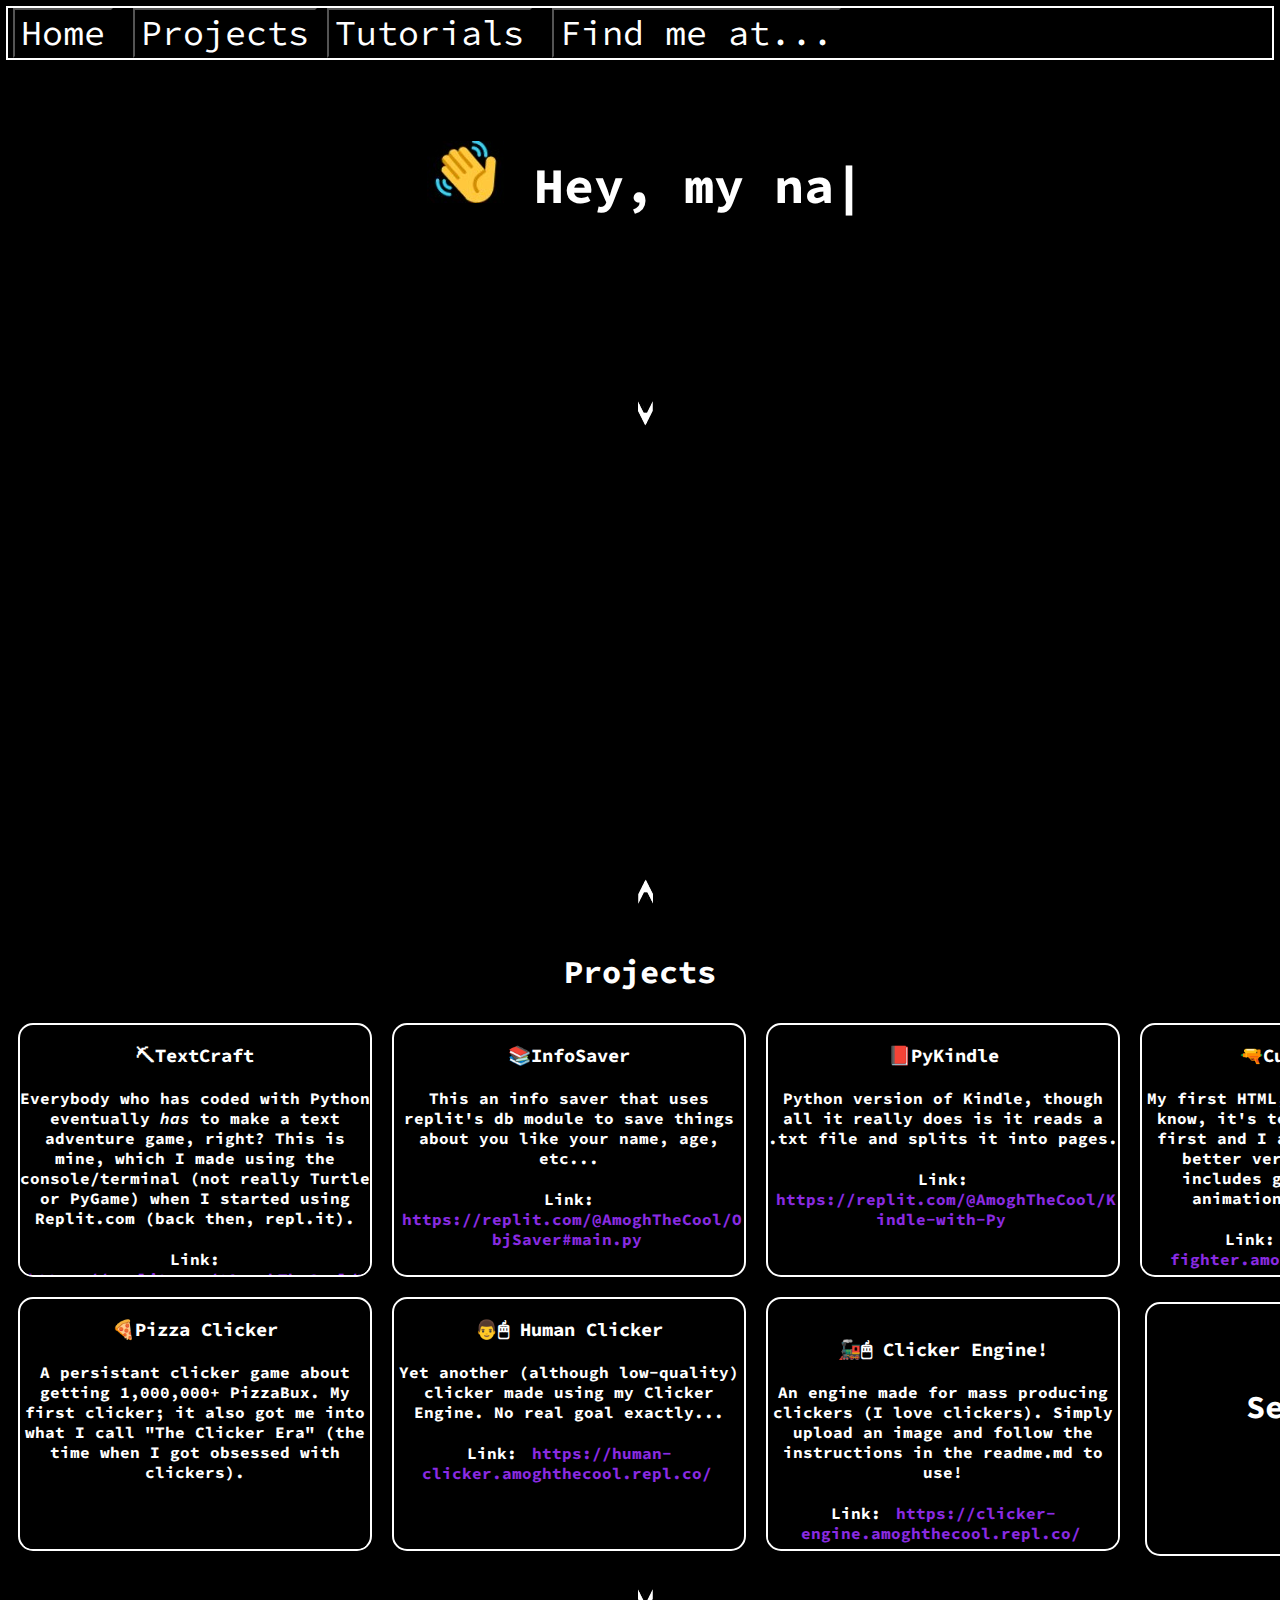
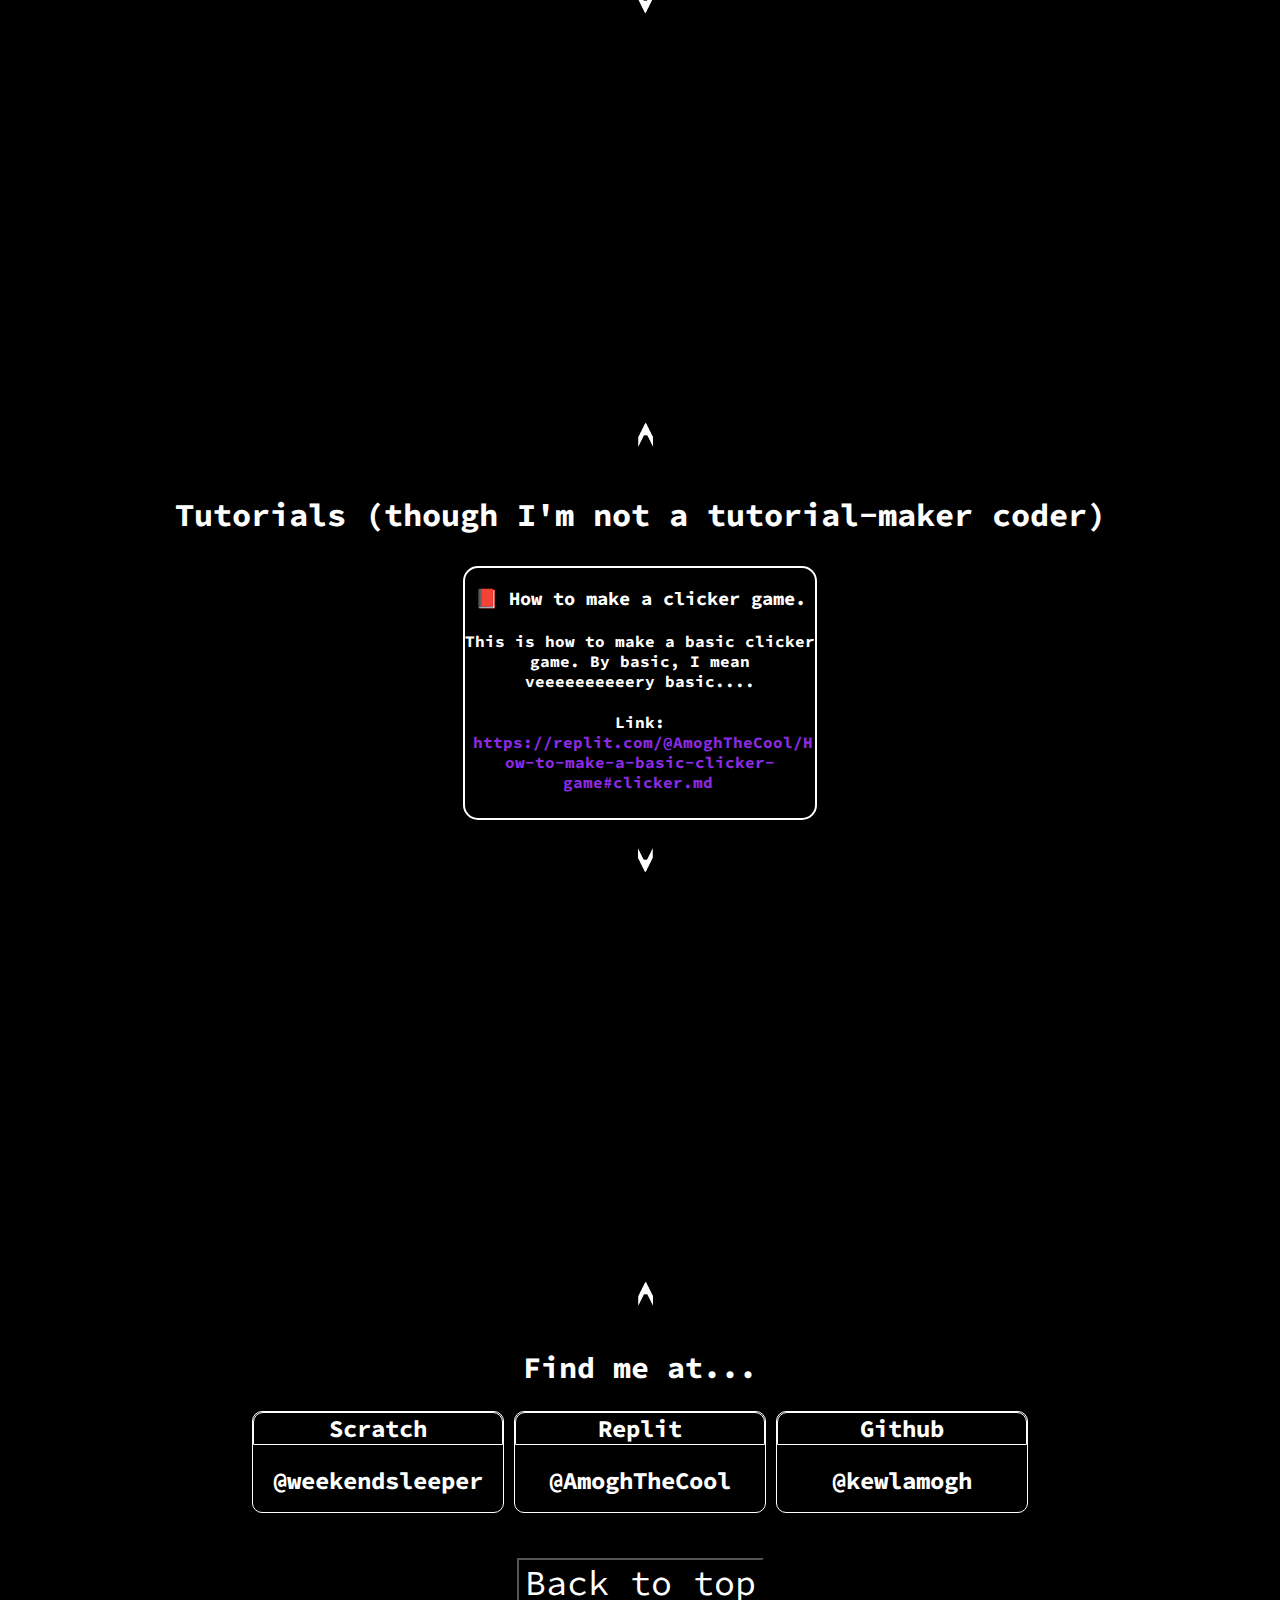
<file: index.html>
<!DOCTYPE html>
<html>

<head>
	<meta charset="utf-8">
	<meta name="viewport" content="width=device-width">
	<title>AmoghTheCool</title>
	<link rel="shortcut icon" href='th.jpeg' />
	<link rel="preconnect" href="https://fonts.googleapis.com">
	<link rel="preconnect" href="https://fonts.gstatic.com" crossorigin>
	<link href="https://fonts.googleapis.com/css2?family=Source+Code+Pro:wght@200&display=swap" rel="stylesheet">
	<link href="style.css" rel="stylesheet" type="text/css" />
</head>

<body>
	<!--Navigation Bar-->
	<div id='navbar'><a href='#navbar'><button>Home</button></a><a href = '#p'> <button>Projects</button></a><a href='#tut'><button>Tutorials</button> </a><a href='#loc'><button>Find me at...</button> </a></div>
  <!--The h1s and h2s that I edit via the script.js.-->
  <h1><br></h1>
    <h1 id = 'myname'></h1>
    <h2 id = 'whatido'></h2>
    <!--A down arrow-->
    <!--Section #1: Projects-->
    <h1><a href = '#p'><img class = 'arrow' class = 'arrow' class = 'arrow' class = 'arrow' class = 'arrow' class = 'arrow' class = 'arrow' class = 'arrow' class = 'arrow' class = 'arrow' class = 'arrow' class = 'arrow' class = 'arrow' class = 'arrow' class = 'arrow' class = 'arrow' class = 'arrow' class = 'arrow' src = 'yeet (1).jpeg' width  = '25' height = '50'> </img><br></div></a>
    <br></h1>
<h1><br></h1><h1><br></h1><h1><br></h1>
<h1><br></h1><h1><br></h1><h1><br></h1>
<a href = '#navbar' id = 'p'><img class = 'uparrow' src = 'yeet (1).jpeg' width  = '25' height = '50'> </img></a>
<h1 >Projects</h1>
    <div class = 'pp'>
    
    <div class="projectContainer"> <!--.projectContainer contains some attrs in the styles.css-->
	<h3>⛏TextCraft</h3>
			<h4>Everybody who has coded with Python eventually <i>has</i> to make a text adventure game, right? This is mine, which I made using the console/terminal (not really Turtle or PyGame) when I started using Replit.com (back then, repl.it).</h4>
  <h4> Link: <a target = '_blank' href = "https://replit.com/@AmoghTheCool/TextCraft-v11#main.py">https://replit.com/@AmoghTheCool/TextCraft-v11#main.py </a>
  </h4>
</div><br>
<div class="projectContainer"> <!--.projectContainer contains some attrs in the styles.css-->
	<h3>📚InfoSaver</h3>
			<h4>This an info saver that uses replit's <code>db</code> module to save things about you like your name, age, etc... </h4>
  <h4> Link: <a target = '_blank' href ="https://replit.com/@AmoghTheCool/ObjSaver#main.py">https://replit.com/@AmoghTheCool/ObjSaver#main.py</a>
  </h4>
</div>
<div class="projectContainer">
	<h3>📕PyKindle</h3>
			<h4>Python version of Kindle, though all it really does is it reads a <code>.txt</code> file and splits it into pages.</h4>
  <h4> Link: <a target = '_blank' href = "https://replit.com/@AmoghTheCool/Kindle-with-Py">https://replit.com/@AmoghTheCool/Kindle-with-Py</a>
  </h4>
</div>
<div class="projectContainer">
	<h3>🔫Cube Fighter</h3>
			<h4>My first <code>HTML, CSS, and JS</code> game. I know, it's terrible, but it's my first and I am making a slightly better version of it (which includes good JS practices, animation frames, etc...)</h4>
  <h4> Link: <a href = "http://cube-fighter.amoghthecool.repl.co/" target = '_blank'>http://cube-fighter.amoghthecool.repl.co/ </a>
  </h4>
</div></div>
<div class = 'pp'>
<div class="projectContainer">
	<h3>🍕Pizza Clicker</h3>
			<h4>A persistant clicker game about getting 1,000,000+ PizzaBux. My first clicker; it also got me into what I call "The Clicker Era" (the time when I got obsessed with clickers).</h4>+
  <h4> Link: <a href = "https://pizza-clicka.amoghthecool.repl.co/" target = '_blank'>https://pizza-clicka.amoghthecool.repl.co/ </a>
  </h4>
</div>
<div class="projectContainer">
	<h3>👨🖱 Human Clicker</h3>
			<h4>Yet another (although low-quality) clicker made using my Clicker Engine. No real goal exactly...</h4>
  <h4> Link: <a href = "https://human-clicker.amoghthecool.repl.co/" target = '_blank'>https://human-clicker.amoghthecool.repl.co/ </a>
  </h4>
</div>
<div class="projectContainer">1
	<h3>🚂🖱 Clicker Engine!</h3>
			<h4>An engine made for mass producing clickers (I love clickers). Simply upload an image and follow the instructions in the <code>readme.md</code> to use!</h4>
  <h4> Link: <a href = "https://clicker-engine.amoghthecool.repl.co/" target = '_blank'>https://clicker-engine.amoghthecool.repl.co/</a>
  </h4>
</div> 
<a href = 'project.html'>
<div class="projectContainer" class = "hiddenlink">
  <h1> <br> </h1>
	<h1 style = 'text-decoration: none'>See All!</h1>
</div> 
</a>
</div></div> <br>
<a href = '#tut'><img class = 'arrow' src = 'yeet (1).jpeg' width  = '25' height = '50'></img></a>

<h1><br></h1><h1><br></h1><h1><br></h1>
<h1><br></h1><h1><br></h1><h1><br></h1>
<a href = '#p' id = 'tut'><img class = 'uparrow' src = 'yeet (1).jpeg' width  = '25' height = '50'> </img></a><br>
<h1>Tutorials (though I'm not a tutorial-maker coder)</h1>
<div class = 'pp'>
<div class="projectContainer">
	<h3>📕 How to make a clicker game.</h3>
			<h4 class = 'hiddenlink'>This is how to make a basic clicker game. By basic, I mean veeeeeeeeeery basic.... </h4>
  <h4> Link: <a target = '_blank' href = "https://replit.com/@AmoghTheCool/How-to-make-a-basic-clicker-game#clicker.md">https://replit.com/@AmoghTheCool/How-to-make-a-basic-clicker-game#clicker.md</a></h4>
</div></div>
<br>
    <a href = '#loc'><img class = 'arrow' class = 'arrow' class = 'arrow' class = 'arrow' class = 'arrow' class = 'arrow' class = 'arrow' class = 'arrow' class = 'arrow' class = 'arrow' class = 'arrow' class = 'arrow' class = 'arrow' class = 'arrow' class = 'arrow' class = 'arrow' class = 'arrow' src = 'yeet (1).jpeg' width  = '25' height = '50'></a></img><br>
<h1><br></h1><h1><br></h1><h1><br></h1>
<h1><br></h1><h1><br></h1><h1><br></h1>
<!-- Find me -->
<a href = '#tut'><img src = 'yeet (1).jpeg' class = 'uparrow' width = '25' height = '50'> </img></a>
<h1 id = 'loc'>Find me at...</h1>
<div class = 'pp'>
<a href = 'https://scratch.mit.edu/users/weekendsleeper/'  class = 'hiddenlink' target = '_blank'>
<div class = 'loc'> 
  <h2 class = 'h2t'>Scratch</h2>
  <h2 class = 'h2'>@weekendsleeper</h2>
</div> <br>
</a>
<a href = 'https://replit.com/@AmoghTheCool/' target = '_blank' class = 'hiddenlink'>
<div class = 'loc' > <!--contains hidden hyperlink class ^ \/-->
  <h2 class = 'h2t'>Replit</h2>
  <h2 class = 'h2'>@AmoghTheCool</h2>
</div>
</a>

<a href = 'https://github.com/kewlamogh' target = '_blank' class = 'hiddenlink'>
<div class = 'loc' > <!--contains hidden hyperlink class ^ \/-->
  <h2 class = 'h2t'>Github</h2>
  <h2 class = 'h2'>@kewlamogh</h2>
</div>
</a>


</div>
  <br> <br>
<a href='#navbar' class = 'hiddenlink' id = 'notmenu'><button>Back to top</button> </a>
  </body> 
  <script src="script.js"></script>
</html>


















<!-- 
Umm, if you are not @AmoghTheCool, you don't have to read this (this isn't src code, just some sorta dictionary of my own to define classes and ids and stuffs like that) unless you are forking this and making your own portfolio site.

-- Boilerplate code --
standard project display:
<div class="projectContainer">
	<h3>Project name</h3>
			<h4>Project description</h4>
  <h4> Link: <a target = '_blank' href = "https://example.com</a></h4>
</div>
down arrow:
<a href = '#sectionheaderid'><img class = 'arrow' class = 'arrow' class = 'arrow' class = 'arrow' class = 'arrow' class = 'arrow' class = 'arrow' class = 'arrow' class = 'arrow' class = 'arrow' class = 'arrow' class = 'arrow' class = 'arrow' class = 'arrow' class = 'arrow' class = 'arrow' class = 'arrow' src = 'yeet.jpeg' width  = '25' height = '50'> </img></div></a>
media link:
<div class = 'loc'> 
  <h2><a class = 'hiddenlink' href = 'https://websitename.com' target="_blank">Platform name</a> - <a href = 'https://websitename.com/yourname' target = '_blank'>@yourusernae</a> <br><h2>
</div>
hyperlink button (be sure to add in #navbar div):
<a href='#elemid'><button>elemname</button></a> 

-- URLs --
python/terminal url for @amoghthecool:
https://replit.com/@AmoghTheCool/projname/mainfile.smth
web url for @AmoghTheCool:
https://website-name.amoghthecool.repl.co

--HTML attributes--
classes:
loc | formatting for account(s) info
hiddenlink | link whose underline and coloring is eliminated/muted via CSS
projectContainer | project description and link container.
arrow | navigation arrow

ids:
#p | projects section
#wip | workinprogress section
#loc | find me at section

JavaScript_functions:
slowType(what: string, htmlelemnttowriteon: HTMLElement, startdelay: Int); 
-->
</file>
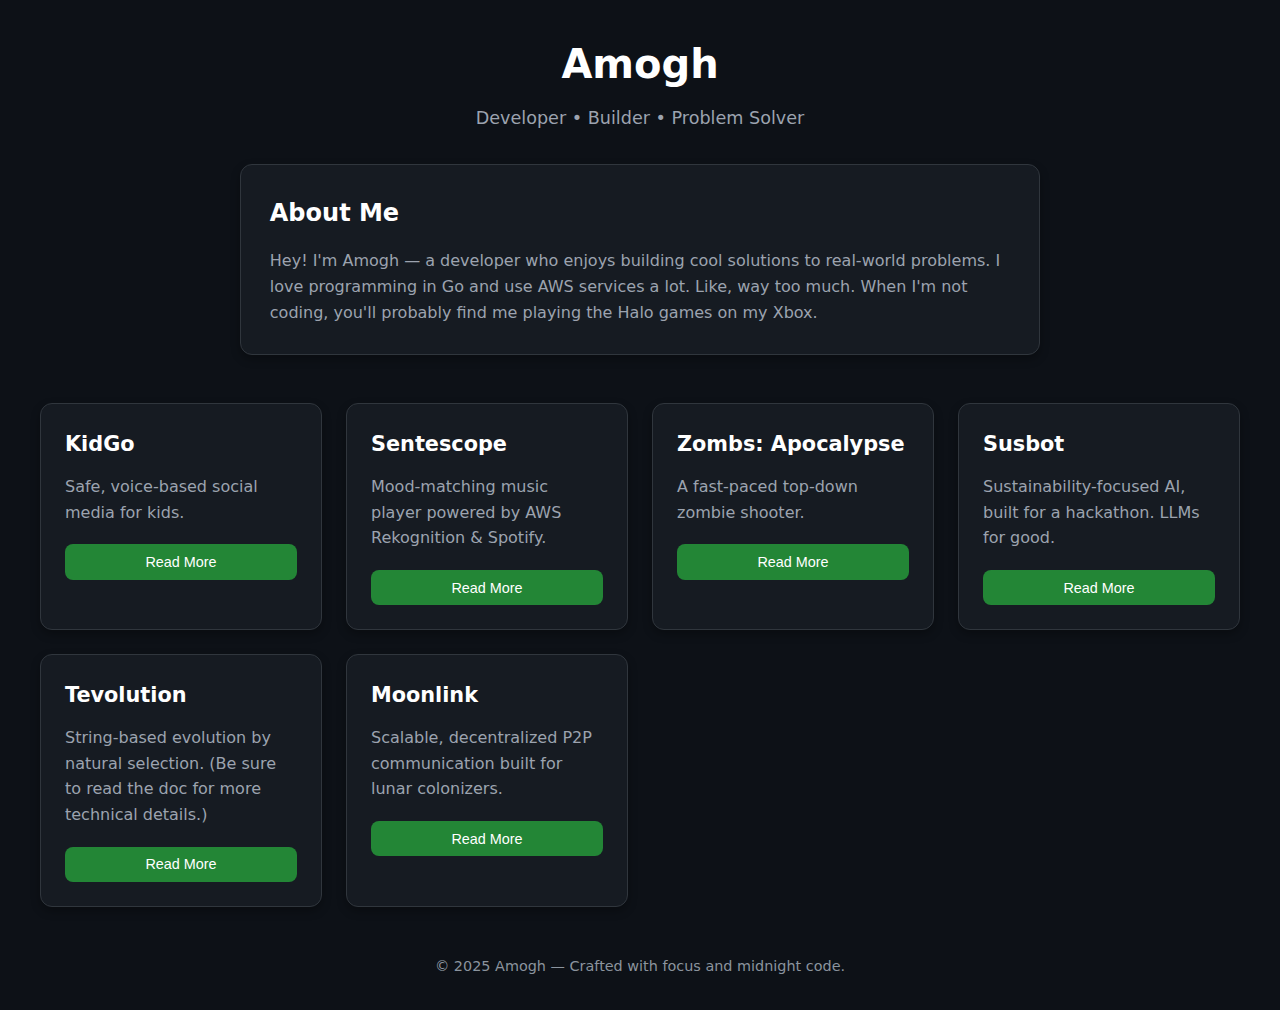
<file: main.html>
<!DOCTYPE html>
<html lang="en">

<head>
    <meta charset="UTF-8" />
    <meta name="viewport" content="width=device-width, initial-scale=1.0" />
    <title>Amogh | Developer Portfolio</title>
    <style>
        /* === Reset & Base Styles === */
        * {
            box-sizing: border-box;
            margin: 0;
            padding: 0;
        }

        body {
            font-family: "Inter", system-ui, sans-serif;
            background: #0d1117;
            color: #e6edf3;
            line-height: 1.6;
            padding: 2rem;
        }

        header {
            text-align: center;
            margin-bottom: 2rem;
        }

        header h1 {
            font-size: 2.5rem;
            margin-bottom: 0.5rem;
            color: #fff;
        }

        header p {
            color: #9ca3af;
            font-size: 1.1rem;
        }

        /* === About Section === */
        .about {
            max-width: 800px;
            margin: 2rem auto 3rem auto;
            background: #161b22;
            border: 1px solid #30363d;
            border-radius: 12px;
            padding: 1.8rem;
            box-shadow: 0 4px 10px rgba(0, 0, 0, 0.3);
        }

        .about h2 {
            font-size: 1.5rem;
            margin-bottom: 1rem;
            color: #fff;
        }

        .about p {
            color: #9ca3af;
            font-size: 1rem;
        }

        /* === Project Grid === */
        .projects {
            display: grid;
            grid-template-columns: repeat(auto-fit, minmax(280px, 1fr));
            gap: 1.5rem;
            max-width: 1200px;
            margin: 0 auto;
        }

        .card {
            background: #161b22;
            border: 1px solid #30363d;
            border-radius: 12px;
            padding: 1.5rem;
            box-shadow: 0 4px 10px rgba(0, 0, 0, 0.3);
            transition: transform 0.2s ease, box-shadow 0.2s ease;
        }

        .card:hover {
            transform: translateY(-4px);
            box-shadow: 0 6px 16px rgba(0, 0, 0, 0.4);
        }

        .card h2 {
            font-size: 1.3rem;
            margin-bottom: 0.8rem;
            color: #fff;
        }

        .card p {
            color: #9ca3af;
            margin-bottom: 1.2rem;
        }

        .buttons {
            display: flex;
            gap: 0.6rem;
        }

        .btn {
            flex: 1;
            text-align: center;
            border: none;
            padding: 0.6rem 0.8rem;
            border-radius: 8px;
            cursor: pointer;
            font-size: 0.9rem;
            transition: background 0.2s ease, transform 0.2s ease;
        }

        .btn-primary {
            background: #238636;
            color: #fff;
        }

        .btn-primary:hover {
            background: #2ea043;
            transform: translateY(-2px);
        }

        .btn-secondary {
            background: #30363d;
            color: #e6edf3;
        }

        .btn-secondary:hover {
            background: #3c444d;
            transform: translateY(-2px);
        }

        footer {
            text-align: center;
            margin-top: 3rem;
            color: #8b949e;
            font-size: 0.9rem;
        }

    </style>
</head>

<body>
    <header>
        <h1>Amogh</h1>
        <p>Developer • Builder • Problem Solver</p>
    </header>

    <section class="about">
        <h2>About Me</h2>
        <p>
            Hey! I'm Amogh — a developer who enjoys building cool solutions to real-world problems.
            I love programming in Go and use AWS services a lot. Like, way too much. When I'm not
            coding, you'll probably find me playing the Halo games on my Xbox.
        </p>
    </section>

    <section class="projects">
        <div class="card">
            <h2>KidGo</h2>
            <p>Safe, voice-based social media for kids.</p>
            <div class="buttons">
                <button class="btn btn-primary" onclick="readMore(1)">Read More</button>
            </div>
        </div>

        <div class="card">
            <h2>Sentescope</h2>
            <p>Mood-matching music player powered by AWS Rekognition & Spotify.</p>
            <div class="buttons">
                <button class="btn btn-primary" onclick="readMore(2)">Read More</button>
            </div>
        </div>

        <div class="card">
            <h2>Zombs: Apocalypse</h2>
            <p>A fast-paced top-down zombie shooter.</p>
            <div class="buttons">
                <button class="btn btn-primary" onclick="readMore(3)">Read More</button>
            </div>
        </div>

        <div class="card">
            <h2>Susbot</h2>
            <p>Sustainability-focused AI, built for a hackathon. LLMs for good.</p>
            <div class="buttons">
                <button class="btn btn-primary" onclick="readMore(4)">Read More</button>
            </div>
        </div>

        <div class="card">
            <h2>Tevolution</h2>
            <p>String-based evolution by natural selection. (Be sure to read the doc for more technical details.) </p>
            <div class="buttons">
                <button class="btn btn-primary" onclick="readMore(5)">Read More</button>
            </div>
        </div>

        <div class="card">
            <h2>Moonlink</h2>
            <p>Scalable, decentralized P2P communication built for lunar colonizers.</p>
            <div class="buttons">
                <button class="btn btn-primary" onclick="readMore(6)">Read More</button>
            </div>
        </div>
    </section>

    <footer>
        © 2025 Amogh — Crafted with focus and midnight code.
    </footer>

    <script>
        function readMore(id) {
            let links = [
                "https://docs.google.com/document/d/1Rue595RAqLyQt8K5I80lQn7Ltqi8WHKIk3c-8rYLWJA/edit?usp=sharing", // kidgo
                "https://docs.google.com/document/d/13f--ufi7JNITwFzC_Ivz9atmRB-xc6OgUCzmm1ifQNI/edit?usp=sharing", // sentescope
                "https://docs.google.com/document/d/1grKSTLIH-uto7sN8xXHrrBVSupWDc_QuUNDmgdHeIkQ/edit?usp=sharing", // zombs
                "https://docs.google.com/document/d/170r1_XJnZTUFkq50q2jyInRDzyKhLA9odHDrbwtMb_I/edit?usp=sharing", // susbot
                "https://docs.google.com/document/d/1WnKJuVQM0q36Yxxe8cTJ0sTjO6Z5LdTLmQe903hSpjc/edit?usp=sharing", // tevolution
                "https://devpost.com/software/moonlink", // moonlink
            ]

            let index = id - 1

            console.log("gang")
            window.open(links[index])
        }
    </script>
</body>

</html>
</file>
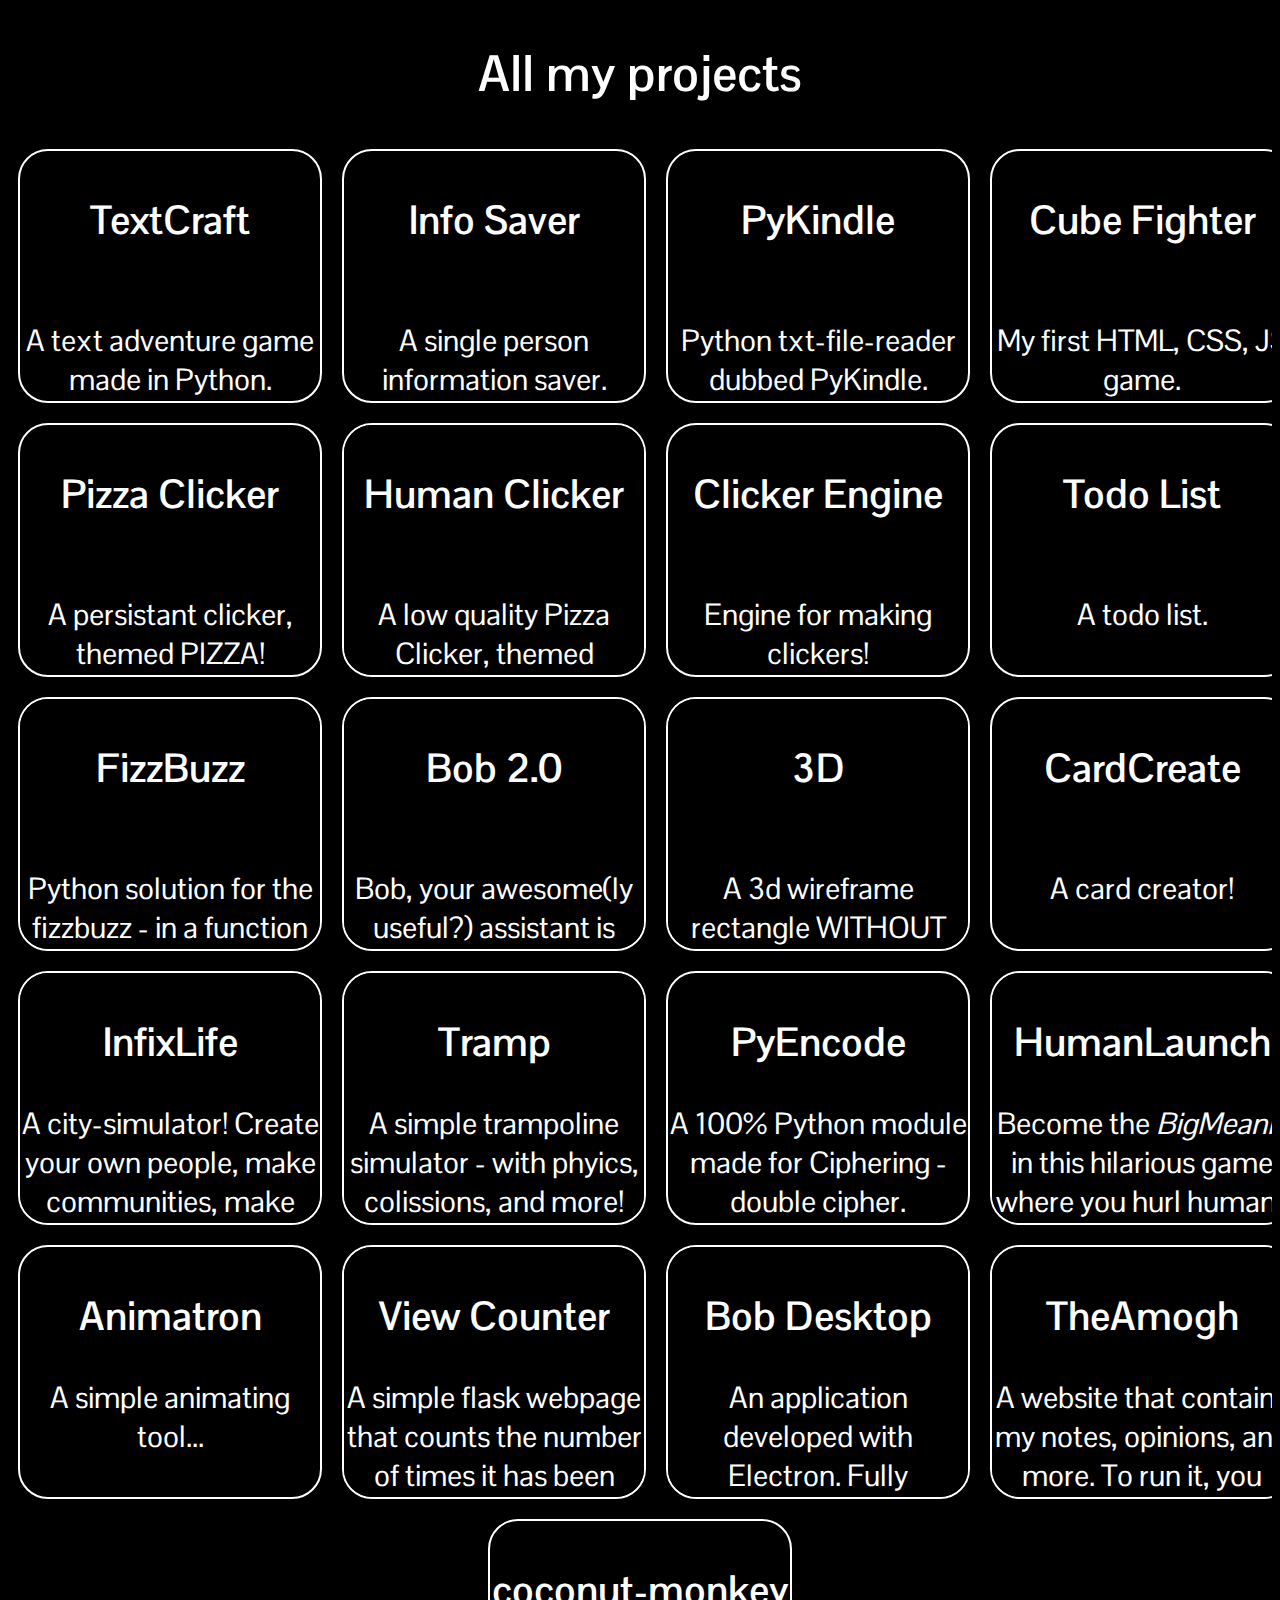
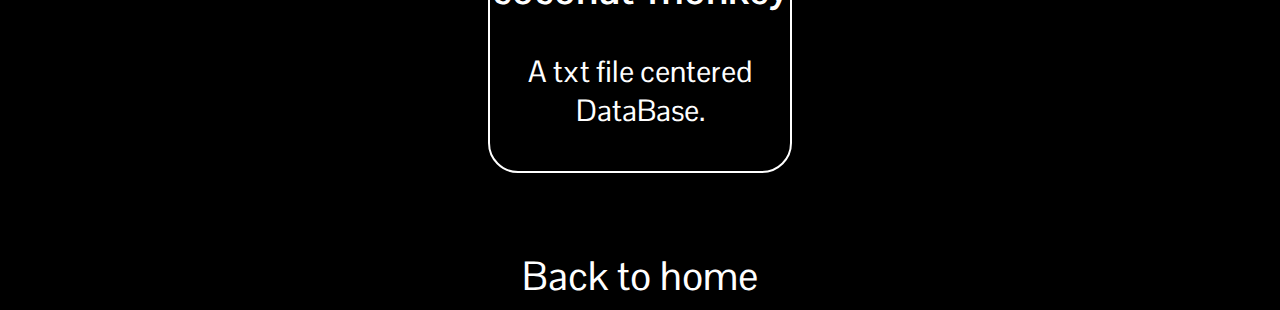
<file: docs/project.html>
<!DOCTYPE html>
<html>

<head>
  <meta charset="utf-8">
  <meta name="viewport" content="width=device-width">
  <title>repl.it</title>
  <link href="style.css" rel="stylesheet" type="text/css" />
  <link rel="preconnect" href="https://fonts.googleapis.com">
  <link rel="preconnect" href="https://fonts.gstatic.com" crossorigin>
  <link href="https://fonts.googleapis.com/css2?family=Josefin+Sans:wght@300&display=swap" rel="stylesheet">
</head>

<body>
  <h1>All my projects</h1>
  <div class='line'>
    <div class='repl'>
      <h1><a href='https://replit.com/@AmoghTheCool/TextCraft-v11#main.py'>TextCraft</a></h1><br>A text adventure game
      made in Python.
    </div>
    <div class='repl'>
      <h1><a href='https://replit.com/@AmoghTheCool/ObjSaver#main.py'>Info Saver</a></h1><br>A single person information
      saver.
    </div>
    <div class='repl'>
      <h1><a href='https://replit.com/@AmoghTheCool/Kindle-with-Py'>PyKindle</a></h1><br>Python txt-file-reader dubbed
      PyKindle.
    </div>
    <div class='repl'>
      <h1><a href='https://cube-fighter.AmoghTheCool.repl.co'>Cube Fighter</a></h1><br>My first HTML, CSS, JS game.
    </div>
  </div>
  <div class='line'>
    <div class='repl'>
      <h1><a href='https://pizza-clicker.AmoghTheCool.repl.co'>Pizza Clicker</a></h1><br>A persistant clicker, themed
      PIZZA!
    </div>
    <div class='repl'>
      <h1><a href='https://human-clicker.amoghthecool.repl.co/'>Human Clicker</a></h1><br>A low quality Pizza Clicker,
      themed Humans,
    </div>
    <div class='repl'>
      <h1><a href='https://clicker-engine.amoghthecool.repl.co/'>Clicker Engine</a></h1><br>Engine for making clickers!
    </div>
    <div class='repl'>
      <h1><a href='https://todo-list-1.amoghthecool.repl.co/'>Todo List</a></h1><br>A todo list.
    </div>
  </div><br>
  <div class='line'>
    <div class='repl'>
      <h1><a href='https://replit.com/@AmoghTheCool/cheat-sheet-1#main.py'>FizzBuzz</a></h1><br>Python solution for the
      fizzbuzz - in a function too!
    </div>
    <div class='repl'>
      <h1><a href='https://kewlamogh.github.io/BobAssistant'>Bob 2.0</a></h1><br>Bob, your awesome(ly useful?) assistant
      is BACK, but in JavaScript.
    </div>
    <div class='repl'>
      <h1><a href='https://3dwithoutthreeattempt.amoghthecool.repl.co/'>3D</a></h1><br>A 3d wireframe rectangle WITHOUT
      three.js
    </div>
    <div class='repl'>
      <h1><a href='https://kewlamogh.github.io/CardCreate/'>CardCreate</a></h1><br>A card creator!
    </div>
  </div><br>
  <div class='line'>
    <div class="repl">
      <h1><a href='https://kewlamogh.github.io/InfixLife'>InfixLife</a></h1>A city-simulator! Create your own people,
      make communities, make them do stuff, and more!!!
    </div>
    <div class="repl">
      <h1><a href='https://kewlamogh.github.io/Tramp'>Tramp</a></h1>A simple trampoline simulator - with phyics,
      colissions, and more! (oh and no ground; just trampolines!)
    </div>
    <div class="repl">
      <h1><a href='https://kewlamogh.github.io/PyEncode'>PyEncode</a></h1>A 100% Python module made for Ciphering -
      double cipher.
    </div>
    <div class="repl">
      <h1><a href='https://kewlamogh.github.io/HumanCannon'>HumanLaunch</a></h1>Become the <i>BigMeanie</i> in this
      hilarious game where you hurl humans into the water!!
    </div>
  </div><br>
  <div class='line'>
    <div class="repl">
      <h1><a href='https://kewlamogh.github.io/Animaton'>Animatron</a></h1>A simple animating tool...
    </div>
    <div class="repl">
      <h1><a href='https://replit.com/@AmoghTheCool/view-counter'>View Counter</a></h1>A simple flask webpage that
      counts the number of times it has been viewed-- one of my first!
    </div>
    
    <div class="repl">
      <h1><a href='https://github.com/kewlamogh/appnumone'>Bob Desktop</a></h1>An application developed with Electron. Fully persistant version of Bob web.
    </div>

    <div class="repl">
      <h1><a href='https://github.com/kewlamogh/theamogh'>TheAmogh</a></h1> A website that contains my notes, opinions, and more. To run it, you must have a python runner. Written in PyFlask. </div>
  </div>  
  <div class = "line">
    <div class = "repl"><h1><a href='https://github.com/kewlamogh/coconut-monkey-db'>coconut-monkey</a></h1>A txt file centered DataBase. </div></div>
  </div>
  <h1></h1>
  <!--https://github.com/kewlamogh/coconut-monkey-db-->
  <a href='index.html'>Back to home</a>
</body>
</file>
<file: style.css>
* {
  text-align: center;
  font-family: 'Source Code Pro', monospace; /*Font I uploaded from Google fonts*/
  color: white; /*Should contrast with black background*/
  background-color: black;
  scroll-behavior: smooth; /*I will need this when I hyperlink between sections/elements so it is smooth scrolling rather that teleport*/
}
html::-webkit-scrollbar {
  display: none; /*Hides scrollbar without disabling scrolling*/
}
.projectContainer {                 /* Set width of cards */
  border: 2px solid white;    /* Set up Border */
  border-radius: 15px;      
  width: 350px;     /* Slightly Curve edges */
  overflow: hidden;  
  color: black;
  margin: 10px 10px 10px 10px;
  text-align: center;
  word-wrap: break-word;    
  height: 250px;  
}
#myname {
  display: inline;
}
#em {
  font-size: 50px;
  animation: wiggle 2.5s infinite;
}
@keyframes wiggle {
	0% { transform: rotate(0deg); }
	70% { transform: rotate(0deg); }
	75% { transform: rotate(5deg); }
	80% { transform: rotate(-5deg); }
	85% { transform: rotate(5deg); }
	95% { transform: rotate(-5deg); }
  100% { transform: rotate(0deg); }
}

.uparrow {
  transform: rotate(180deg)
}
.projectContainer:hover {
  transform-style: size;
}
.pp {
  display: inline-flex;
}
a {
  margin: 5px 5px 5px 5px;
  text-decoration: none;
  color: blueviolet;
}
button#notmenu {
  border-radius: 10px;
}
.arrow, .uparrow, .loc, .projectContainer {
  transition: all .2s ease-in-out; 
}
.arrow:hover,.loc:hover {
  transform: scale(1.1); 
}
a:active {
  color: orangered;
}
h1 {
  color: white;
}
#myname {
  font-size: 50px;
}
#whatido {
  font-size: 40px;
}
span {
  display: flex;
  text-align: center;
}
a button /*Hyperlink buttons*/{
  font-family: 'Source Code Pro', monospace;;
  text-decoration: none;
  text-align: left;
  color: white;
  font-size: 35px;
  background-color: black;
}
#navbar /*Navigation bar*/{
  text-align: left;
  font-family: 'Source Code Pro', monospace;;
  background-color: black;
  color: white;
  outline: 2px solid white;
}
#notmenu {/*basically the button on the bottom that links to the #navbar element*/
  text-align: left;
  color: white;
  font-size: 25px;
  background-color: black;
  outline: 0px solid black;
  text-decoration: none;
  text-decoration-color: white; 
}
#p, #tut, #loc {
  font-size: 30px;
}
a button:hover, a button#notmenu:hover { /*onhover for the hyperlink buttons*/
  outline: 2px solid black;
  color: black; 
  background-color: white;
  text-decoration: none;  
}
.hiddenlink { /*scratch and replit links at where to find me section*/
  color: white;
  text-decoration: none;
}
img {
  margin-left: 10px;
}
.h2, .h2t {
  color: white;
  background-color: black;
}
.h2t {
  margin-top: 0px;
  margin-left: 0px;
  margin-right: 0px;
  border-top-left-radius: 10px;
  border-top-right-radius: 10px;
  border-bottom-left-radius: 0px;
  border-bottom-right-radius: 0px;
  border: 1px solid white;
}
.loc {
  border-radius: 10px;
  border: 0.5px solid white;
  width: 250px;
  height: 100px;
  word-wrap: break-word;
  background-color: black;
}
</file>
<file: docs/style.css>
@import url('https://fonts.googleapis.com/css2?family=Pontano+Sans&display=swap');
* {
  text-align: center;
  overflow-x: hidden;
  color: white;
  background-color: black;
  scroll-behavior: smooth;
  font-family: 'Pontano Sans', sans-serif;
}
body {
  background-color: black;
}
hr {
  background-color: teal;
  width: 150px;
  border: none;
  height: 1px;
  margin-top: 10px;

}
.navbar {
  top: -10px;
  position:fixed;
  font-size:30px;
  width: 150000000px;
  overflow-y: hidden;
  height: 70px;
  background-color: rgb(36, 37, 87);
  display: flex;
}
body::-webkit-scrollbar {
  display:none
  
} 
.no-back {
  background-color: transparent;
}
.background_1 {
	background: url('https://images.unsplash.com/photo-1544099858-75feeb57f01b?ixlib=rb-1.2.1&ixid=eyJhcHBfaWQiOjEyMDd9&auto=format&fit=crop&w=1350&q=80') no-repeat;
  background-size: 1512px 900px;
}
.down_arrow {
  width: 20px;
  height: 20px;
  animation: yeet 2s infinite;
  cursor: pointer;
}
body::-webkit-scrollbar {
  width: 12px;               /* width of the entire scrollbar */
}

body::-webkit-scrollbar-track {
  background: rgb(36, 37, 87);        /* color of the tracking area */
}

body::-webkit-scrollbar-thumb {
  background-color: black;
  border: 2px solid black;  /* creates padding around scroll thumb */
  border-radius: 20px;
  height: 20px;
  border-right: 2px solid white;
}
@keyframes yeet {
  50% {
    filter: brightness(50%);
  }
  100% {
    filter: brightness(100%);
  }
}
button {
  font-family: 'Josefin Sans', sans-serif;
  padding-top: 3px;
  font-size:55px;
  border:none;
  overflow: hidden;
  transition: color ease-in 0.5s;
  background-color: rgb(36, 37, 87);
  text-decoration: none;
}
button:hover {
  color: white;
  background-color: rgb(73, 74, 131);
}
h1 {
  font-size: 50px; 
}
h2 {
  font-size: 30px;
}
.background_1, .background_2 {
  color: white;
  width: 1500px;
  height: 1000px;
  margin-bottom: 0px;
}
.background_3 {
  height: 750px;
}
.background_2 {
  background-color: black;
}
.line {
  display: inline-flex;
}
.repl {
  width: 300px;
  height: 250px;
  border-radius: 30px;
  border: 2px solid white;
  font-size: 30px;
  word-break: break-word;
  margin: 10px;
}
.repl:hover {
  box-shadow: 10px white;
}
/*changing a:hover*/
a {
  color:white;
  margin-top: 10px; 
  text-decoration-color:white; 
  font-size: 40px;
  overflow: hidden;
  text-decoration: none;
}
a:hover {
  text-decoration: underline;
  text-decoration-color: blue;
  color: blue;
}
small {
  font-size: 22px;
  margin-top: 5px;  
}
.link {
  height: 200px;
  border: 2px solid white;
  border-radius: 30px;
  font-size: 30px; 
  width: 300px;
  margin-right: 30px;
}
</file>
